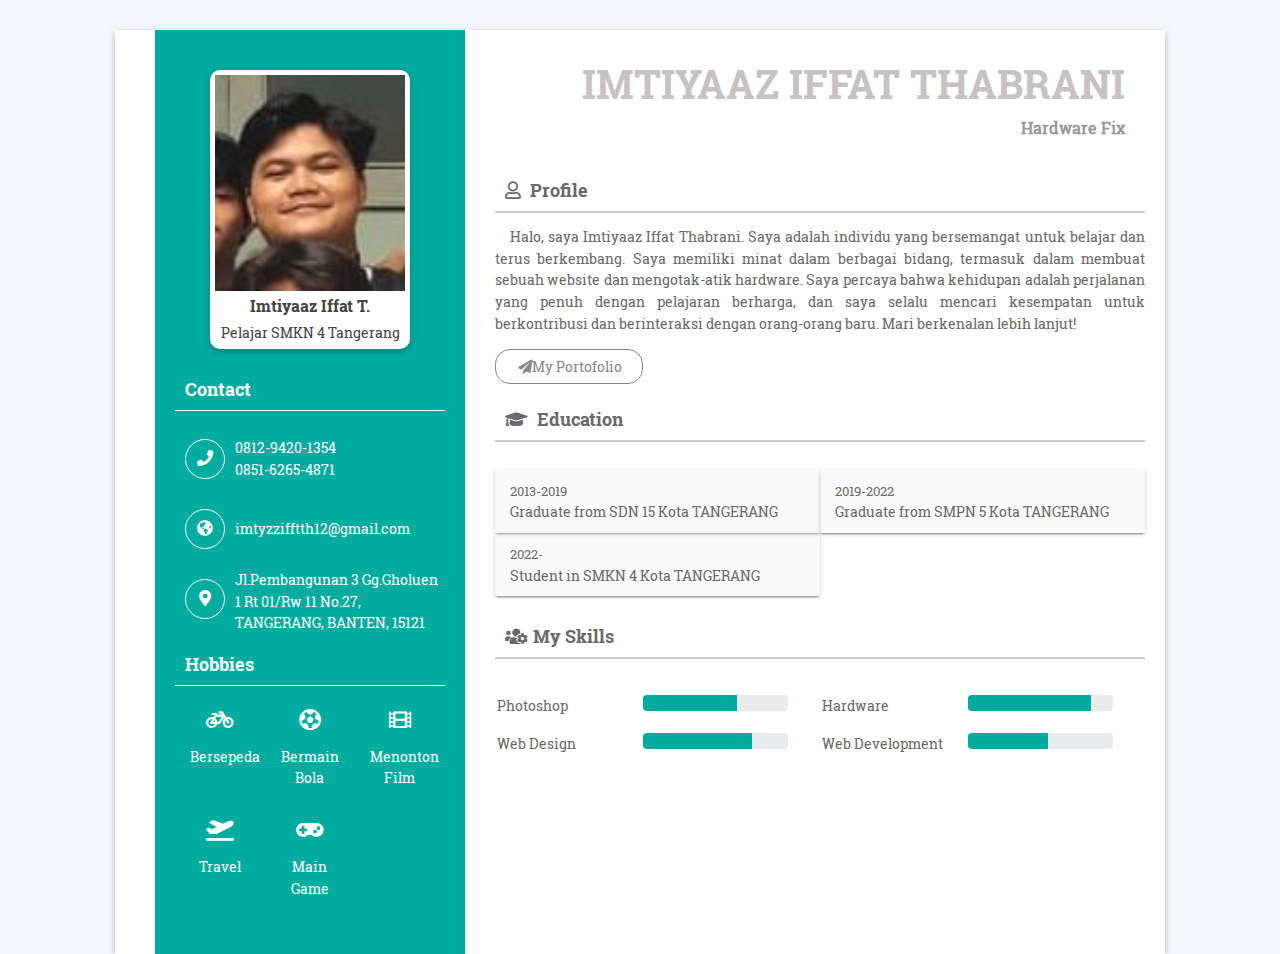
<file: cv/index.html>
<!DOCTYPE html>
<html lang="en">
  <head>
    <meta charset="utf-8" />
    <meta
      name="viewport"
      content="width=device-width, initial-scale=1, shrink-to-fit=no"
    />
    <title>My CV</title>

    <link rel="shortcut icon" href="assets/images/fav.jpg" />
    <link rel="stylesheet" href="assets/css/bootstrap.min.css" />
    <link rel="stylesheet" href="assets/css/fontawsom-all.min.css" />
    <link rel="stylesheet" type="text/css" href="assets/css/style.css" />
  </head>

  <body>
    <div class="container-fluid overcover">
      <div class="container profile-box">
        <div class="row">
          <div class="col-md-4 left-co">
            <div class="left-side">
              <div class="profile-info">
                <img src="assets/images/profile.jpg" alt="" />
                <h3>Imtiyaaz Iffat T.</h3>
                <span>Pelajar SMKN 4 Tangerang</span>
              </div>
              <h4 class="ltitle">Contact</h4>
              <div class="contact-box pb0">
                <div class="icon">
                  <i class="fas fa-phone"></i>
                </div>
                <div class="detail">0812-9420-1354<br />0851-6265-4871</div>
              </div>
              <div class="contact-box pb0">
                <div class="icon">
                  <i class="fas fa-globe-americas"></i>
                </div>
                <div class="detail">imtyzzifftth12@gmail.com <br /></div>
              </div>
              <div class="contact-box">
                <div class="icon">
                  <i class="fas fa-map-marker-alt"></i>
                </div>
                <div class="detail">
                  Jl.Pembangunan 3 Gg.Gholuen 1 Rt 01/Rw 11 No.27, TANGERANG,
                  BANTEN, 15121
                </div>
              </div>
              <h4 class="ltitle">Hobbies</h4>
              <ul class="hoby row no-margin">
                <li>
                  <i class="fas fa-bicycle"></i> <br />
                  Bersepeda
                </li>
                <li>
                  <i class="fas fa-futbol"></i> <br />
                  Bermain Bola
                </li>
                <li>
                  <i class="fas fa-film"></i><br />
                  Menonton Film
                </li>
                <li><i class="fas fa-plane-departure"></i> <br />Travel</li>
                <li>
                  <i class="fas fa-gamepad"></i> <br />
                  Main Game
                </li>
              </ul>
            </div>
          </div>
          <div class="col-md-8 rt-div">
            <div class="rit-cover">
              <div class="hotkey">
                <h1 class="">IMTIYAAZ IFFAT THABRANI</h1>
                <small>Hardware Fix</small>
              </div>
              <h2 class="rit-titl"><i class="far fa-user"></i> Profile</h2>
              <div class="about">
                <p>
                  Halo, saya Imtiyaaz Iffat Thabrani. Saya adalah individu yang
                  bersemangat untuk belajar dan terus berkembang. Saya memiliki
                  minat dalam berbagai bidang, termasuk dalam membuat sebuah
                  website dan mengotak-atik hardware. Saya percaya bahwa
                  kehidupan adalah perjalanan yang penuh dengan pelajaran
                  berharga, dan saya selalu mencari kesempatan untuk
                  berkontribusi dan berinteraksi dengan orang-orang baru. Mari
                  berkenalan lebih lanjut!
                </p>
                <div class="btn-ro row no-margin">
                  <ul class="btn-link">
                    <li>
                      <a href="PORTOFOLIO/index.html"
                        ><i class="fas fa-paper-plane"></i>My Portofolio</a
                      >
                    </li>
                  </ul>
                </div>
              </div>
              <h2 class="rit-titl">
                <i class="fas fa-graduation-cap"></i> Education
              </h2>
              <div class="education">
                <ul class="row no-margin">
                  <li class="col-md-6">
                    <span>2013-2019</span> <br />
                    Graduate from SDN 15 Kota TANGERANG
                  </li>
                  <li class="col-md-6">
                    <span>2019-2022</span> <br />
                    Graduate from SMPN 5 Kota TANGERANG
                  </li>
                  <li class="col-md-6">
                    <span>2022-</span> <br />
                    Student in SMKN 4 Kota TANGERANG
                  </li>
                </ul>
              </div>

              <h2 class="rit-titl">
                <i class="fas fa-users-cog"></i>My Skills
              </h2>
              <div class="profess-cover row no-margin">
                <div class="col-md-6">
                  <div class="prog-row row">
                    <div class="col-sm-6">Photoshop</div>
                    <div class="col-sm-6">
                      <div class="progress">
                        <div
                          class="progress-bar"
                          role="progressbar"
                          style="width: 65%"
                          aria-valuenow="25"
                          aria-valuemin="0"
                          aria-valuemax="100"
                        ></div>
                      </div>
                    </div>
                  </div>
                </div>
                <div class="col-md-6">
                  <div class="row prog-row">
                    <div class="col-sm-6">Hardware</div>
                    <div class="col-sm-6">
                      <div class="progress">
                        <div
                          class="progress-bar"
                          role="progressbar"
                          style="width: 85%"
                          aria-valuenow="25"
                          aria-valuemin="0"
                          aria-valuemax="100"
                        ></div>
                      </div>
                    </div>
                  </div>
                </div>

                <div class="col-md-6">
                  <div class="row prog-row">
                    <div class="col-sm-6">Web Design</div>
                    <div class="col-sm-6">
                      <div class="progress">
                        <div
                          class="progress-bar"
                          role="progressbar"
                          style="width: 75%"
                          aria-valuenow="25"
                          aria-valuemin="0"
                          aria-valuemax="100"
                        ></div>
                      </div>
                    </div>
                  </div>
                </div>
                <div class="col-md-6">
                  <div class="row prog-row">
                    <div class="col-sm-6">Web Development</div>
                    <div class="col-sm-6">
                      <div class="progress">
                        <div
                          class="progress-bar"
                          role="progressbar"
                          style="width: 55%"
                          aria-valuenow="25"
                          aria-valuemin="0"
                          aria-valuemax="100"
                        ></div>
                      </div>
                    </div>
                  </div>
                </div>
              </div>
            </div>
          </div>
        </div>
      </div>
    </div>
  </body>

  <script src="assets/js/jquery-3.2.1.min.js"></script>
  <script src="assets/js/popper.min.js"></script>
  <script src="assets/js/bootstrap.min.js"></script>
  <script src="assets/js/script.js"></script>
</html>
</file>
<file: cv/assets/css/style.css>
/* =======================================================================
Template Name: Dil Hospital
Author:  SmartEye Adminpanel
Author URI: www.smarteyeapps.com
Version: 1.0
coder name:Prabin Raja
Description: This Template is created for web template
======================================================================= */
/* ===================================== Import Less ================================== */
@font-face {
  font-family: 'mouse-300';
  src: url("../fonts/RobotoSlab-Regular.ttf") format("truetype"); }
@font-face {
  font-family: 'mouse-500';
  src: url("../fonts/RobotoSlab-Bold.ttf") format("truetype"); }
/* ===================================== Basic CSS ================================== */
* {
  margin: 0px;
  padding: 0px;
  list-style: none; }

img {
  max-width: 100%; }

a {
  text-decoration: none;
  outline: none;
  color: #444; }

a:hover {
  color: #444; }

ul {
  margin-bottom: 0;
  padding-left: 0; }

a:hover,
a:focus,
input,
textarea {
  text-decoration: none;
  outline: none; }

.center {
  text-align: center; }

.left {
  text-align: left; }

.right {
  text-align: right; }

.cp {
  cursor: pointer; }

html, body {
  height: 100%; }

p {
  margin-bottom: 0px;
  width: 100%; }

.no-padding {
  padding: 0px; }

.no-margin {
  margin: 0px; }

.hid {
  display: none; }

.top-mar {
  margin-top: 15px; }

.h-100 {
  height: 100%; }

::placeholder {
  color: #747f8a !important;
  font-size: 13px;
  opacity: .5 !important; }

.container-fluid {
  padding: 0px; }

h1, h2, h3, h4, h5, h6 {
  font-family: "mouse-500", Arial, Helvetica, sans-serif; }

strong {
  font-family: "mouse-500", Arial, Helvetica, sans-serif; }

body {
  background-color: #f7f7ff !important;
  font-family: "mouse-300", Arial, Helvetica, sans-serif;
  color: #6A6A6A; }

.session-title {
  padding: 30px;
  margin: 0px; }
  .session-title h2 {
    width: 100%;
    text-align: center; }
  .session-title p {
    max-width: 850px;
    text-align: center;
    float: none;
    margin: auto; }
  .session-title span {
    float: right;
    font-style: italic; }

.inner-title {
  padding: 20px;
  padding-left: 0px;
  margin-bottom: 30px; }
  .inner-title h2 {
    width: 100%;
    text-align: center;
    font-size: 2rem;
    font-family: "slab", Arial, Helvetica, sans-serif; }
  .inner-title p {
    width: 100%;
    text-align: center; }

.page-nav {
  padding: 40px;
  text-align: center;
  padding-top: 160px; }
  .page-nav ul {
    float: none;
    margin: auto; }
  .page-nav h2 {
    font-size: 36px;
    width: 100%;
    color: #444; }
    @media screen and (max-width: 600px) {
      .page-nav h2 {
        font-size: 26px; } }
  .page-nav ul li {
    float: left;
    margin-right: 10px;
    margin-top: 10px;
    font-size: 16px; }
    .page-nav ul li i {
      width: 30px;
      text-align: center;
      color: #444; }
    .page-nav ul li a {
      color: #444; }

.btn-success {
  background-color: #00ab9f;
  border-color: #00ab9f; }
  .btn-success:hover {
    background-color: #00ab9f !important;
    border-color: #00ab9f !important; }
  .btn-success:active {
    background-color: #00ab9f !important;
    border-color: #00ab9f !important; }
  .btn-success:focus {
    background-color: #00ab9f !important;
    border-color: #00ab9f !important;
    box-shadow: none !important; }

.btn-info {
  background-color: #4f6dcd;
  border-color: #4f6dcd; }
  .btn-info:hover {
    background-color: #4f6dcd !important;
    border-color: #4f6dcd !important; }
  .btn-info:active {
    background-color: #4f6dcd !important;
    border-color: #4f6dcd !important; }
  .btn-info:focus {
    background-color: #4f6dcd !important;
    border-color: #4f6dcd !important;
    box-shadow: none !important; }

.btn {
  box-shadow: 0 3px 1px -2px rgba(0, 0, 0, 0.2), 0 2px 2px 0 rgba(0, 0, 0, 0.14), 0 1px 5px 0 rgba(0, 0, 0, 0.12);
  border-radius: 2px; }

.form-control:focus {
  box-shadow: none !important;
  border: 2px solid  #00a8df; }

.btn-light {
  background-color: #FFF;
  color: #3F3F3F; }

.collapse.show {
  display: block !important; }

.form-control:focus {
  box-shadow: none;
  border: 2px solid #0d7a40 !important; }

.form-control {
  background-color: #F8F8F8;
  margin-bottom: 20px; }
  .form-control:focus {
    background-color: #FFF;
    border-color: #CCC; }

.container {
  max-width: 1100px; }
  @media screen and (max-width: 1060px) {
    .container {
      max-width: 100%;
      overflow: hidden; } }

/* ===================================== Header CSS ================================== */
.profile-box {
  width: 1050px;
  margin: 30px auto;
  box-shadow: 0 2px 5px 0 rgba(0, 0, 0, 0.16), 0 2px 10px 0 rgba(0, 0, 0, 0.12);
  background-color: #FFF;
  padding-left: 40px;
  padding-right: 20px; }
  @media screen and (max-width: 1060px) {
    .profile-box {
      margin: 0px; } }
  @media screen and (max-width: 924px) {
    .profile-box {
      padding: 0px;
      padding-right: 10px; } }
  .profile-box .left-side {
    background-color: #00ab9f;
    color: #FFF;
    padding: 40px 20px; }
    .profile-box .left-side .profile-info {
      padding: 5px;
      box-shadow: 0 2px 5px 0 rgba(0, 0, 0, 0.16), 0 2px 10px 0 rgba(0, 0, 0, 0.12);
      background-color: #FFF;
      width: auto;
      max-width: 200px;
      margin: auto;
      margin-bottom: 20px;
      border-radius: 10px;
      color: #444;
      text-align: center; }
      .profile-box .left-side .profile-info img {
        width: 100%; }
      .profile-box .left-side .profile-info h3 {
        font-size: 1rem;
        margin-bottom: 0px;
        padding: 5px; }
      .profile-box .left-side .profile-info span {
        font-size: .9rem; }
    .profile-box .left-side .ltitle {
      padding: 10px;
      font-size: 1.1rem;
      border-bottom: 1px solid #fff; }
    .profile-box .left-side .contact-box {
      display: flex;
      padding: 10px 0px; }
      .profile-box .left-side .contact-box .icon {
        padding: 10px; }
        .profile-box .left-side .contact-box .icon i {
          padding: 10px;
          border: 1px solid #FFF;
          border-radius: 50px;
          width: 40px;
          height: 40px;
          text-align: center; }
      .profile-box .left-side .contact-box .detail {
        font-size: .9rem;
        margin: auto 0; }
    .profile-box .left-side .pb0 {
      padding-bottom: 0px; }
    .profile-box .left-side .social-link li {
      padding: 10px 15px; }
    .profile-box .left-side .refer-cov {
      padding: 8px; }
      .profile-box .left-side .refer-cov b {
        font-size: .9rem; }
      .profile-box .left-side .refer-cov p {
        font-size: .8rem; }
      .profile-box .left-side .refer-cov span {
        font-size: .9rem; }
    .profile-box .left-side .hoby li {
      float: left;
      font-size: .9rem;
      padding: 15px;
      text-align: center;
      width: 33.33%; }
      .profile-box .left-side .hoby li i {
        font-size: 22px;
        margin-bottom: 15px; }

@media screen and (max-width: 924px) {
  .overcover {
    padding: 8px; }

  .rt-div {
    padding-left: 0px; } }
@media screen and (max-width: 767px) {
  .left-co {
    padding-right: 0px; }

  .rt-div {
    padding-left: 30px; } }
.rit-cover .hotkey {
  text-align: right;
  padding: 30px 20px; }
  .rit-cover .hotkey h1 {
    width: 100%;
    text-align: right;
    color: #c7c2c2; }
  .rit-cover .hotkey small {
    font-size: 1rem;
    color: #9c9898;
    margin-top: -30px;
    font-weight: 600; }
.rit-cover .rit-titl {
  padding: 10px;
  border-bottom: 2px solid #CCC;
  font-size: 1.1rem; }
  .rit-cover .rit-titl i {
    font-size: 18px;
    margin-right: 5px; }
.rit-cover .about {
  font-size: .9rem;
  text-align: justify;
  text-indent: 15px;
  padding: 5px 0px; }
  .rit-cover .about .btn-link li {
    float: left;
    margin-top: 15px;
    padding: 5px 20px;
    border-radius: 15px;
    border: 1px solid #888;
    margin-right: 10px;
    margin-bottom: 10px;
    color: #888; }
    @media screen and (max-width: 483px) {
      .rit-cover .about .btn-link li {
        margin-right: 5px !important;
        width: 100%;
        margin-bottom: 10px; } }
    .rit-cover .about .btn-link li i {
      margin-top: 5px;
      margin-left: -28px; }
    .rit-cover .about .btn-link li a {
      color: #888; }
.rit-cover .work-exp {
  padding: 5px 0px; }
  .rit-cover .work-exp h6 {
    font-size: .9rem;
    margin-bottom: 0px; }
    .rit-cover .work-exp h6 span {
      float: right;
      font-size: .8rem; }
  .rit-cover .work-exp i {
    font-size: .9rem; }
  .rit-cover .work-exp ul {
    padding: 5px 0px; }
    .rit-cover .work-exp ul li {
      font-size: .9rem;
      padding-left: 5px; }
      .rit-cover .work-exp ul li i {
        margin-right: 5px; }
.rit-cover .education {
  padding: 20px 0px; }
  .rit-cover .education ul li {
    box-shadow: 0 3px 1px -2px rgba(0, 0, 0, 0.2), 0 2px 2px 0 rgba(0, 0, 0, 0.14), 0 1px 5px 0 rgba(0, 0, 0, 0.12);
    border-radius: 2px;
    background-color: #ecebeb3d;
    padding: 10px 15px;
    font-size: .9rem; }
    .rit-cover .education ul li span {
      font-size: .8rem; }
.rit-cover .profess-cover {
  padding: 20px 0px; }
  .rit-cover .profess-cover .prog-row {
    width: 100%;
    text-align: left;
    padding: 8px 2px;
    font-size: .9rem; }
    .rit-cover .profess-cover .prog-row div {
      padding: 0px; }
  .rit-cover .profess-cover .progress-bar {
    background-color: #00ab9f; }

/*# sourceMappingURL=style.css.map */
</file>
<file: cv/assets/css/fontawsom-all.min.css>
/*!
 * Font Awesome Free 5.3.1 by @fontawesome - https://fontawesome.com
 * License - https://fontawesome.com/license/free (Icons: CC BY 4.0, Fonts: SIL OFL 1.1, Code: MIT License)
 */
.fa,.fab,.fal,.far,.fas{-moz-osx-font-smoothing:grayscale;-webkit-font-smoothing:antialiased;display:inline-block;font-style:normal;font-variant:normal;text-rendering:auto;line-height:1}.fa-lg{font-size:1.33333em;line-height:.75em;vertical-align:-.0667em}.fa-xs{font-size:.75em}.fa-sm{font-size:.875em}.fa-1x{font-size:1em}.fa-2x{font-size:2em}.fa-3x{font-size:3em}.fa-4x{font-size:4em}.fa-5x{font-size:5em}.fa-6x{font-size:6em}.fa-7x{font-size:7em}.fa-8x{font-size:8em}.fa-9x{font-size:9em}.fa-10x{font-size:10em}.fa-fw{text-align:center;width:1.25em}.fa-ul{list-style-type:none;margin-left:2.5em;padding-left:0}.fa-ul>li{position:relative}.fa-li{left:-2em;position:absolute;text-align:center;width:2em;line-height:inherit}.fa-border{border:.08em solid #eee;border-radius:.1em;padding:.2em .25em .15em}.fa-pull-left{float:left}.fa-pull-right{float:right}.fa.fa-pull-left,.fab.fa-pull-left,.fal.fa-pull-left,.far.fa-pull-left,.fas.fa-pull-left{margin-right:.3em}.fa.fa-pull-right,.fab.fa-pull-right,.fal.fa-pull-right,.far.fa-pull-right,.fas.fa-pull-right{margin-left:.3em}.fa-spin{animation:fa-spin 2s infinite linear}.fa-pulse{animation:fa-spin 1s infinite steps(8)}@keyframes fa-spin{0%{transform:rotate(0deg)}to{transform:rotate(1turn)}}.fa-rotate-90{-ms-filter:"progid:DXImageTransform.Microsoft.BasicImage(rotation=1)";transform:rotate(90deg)}.fa-rotate-180{-ms-filter:"progid:DXImageTransform.Microsoft.BasicImage(rotation=2)";transform:rotate(180deg)}.fa-rotate-270{-ms-filter:"progid:DXImageTransform.Microsoft.BasicImage(rotation=3)";transform:rotate(270deg)}.fa-flip-horizontal{-ms-filter:"progid:DXImageTransform.Microsoft.BasicImage(rotation=0, mirror=1)";transform:scaleX(-1)}.fa-flip-vertical{transform:scaleY(-1)}.fa-flip-horizontal.fa-flip-vertical,.fa-flip-vertical{-ms-filter:"progid:DXImageTransform.Microsoft.BasicImage(rotation=2, mirror=1)"}.fa-flip-horizontal.fa-flip-vertical{transform:scale(-1)}:root .fa-flip-horizontal,:root .fa-flip-vertical,:root .fa-rotate-90,:root .fa-rotate-180,:root .fa-rotate-270{-webkit-filter:none;filter:none}.fa-stack{display:inline-block;height:2em;line-height:2em;position:relative;vertical-align:middle;width:2em}.fa-stack-1x,.fa-stack-2x{left:0;position:absolute;text-align:center;width:100%}.fa-stack-1x{line-height:inherit}.fa-stack-2x{font-size:2em}.fa-inverse{color:#fff}.fa-500px:before{content:"\f26e"}.fa-accessible-icon:before{content:"\f368"}.fa-accusoft:before{content:"\f369"}.fa-ad:before{content:"\f641"}.fa-address-book:before{content:"\f2b9"}.fa-address-card:before{content:"\f2bb"}.fa-adjust:before{content:"\f042"}.fa-adn:before{content:"\f170"}.fa-adversal:before{content:"\f36a"}.fa-affiliatetheme:before{content:"\f36b"}.fa-air-freshener:before{content:"\f5d0"}.fa-algolia:before{content:"\f36c"}.fa-align-center:before{content:"\f037"}.fa-align-justify:before{content:"\f039"}.fa-align-left:before{content:"\f036"}.fa-align-right:before{content:"\f038"}.fa-alipay:before{content:"\f642"}.fa-allergies:before{content:"\f461"}.fa-amazon:before{content:"\f270"}.fa-amazon-pay:before{content:"\f42c"}.fa-ambulance:before{content:"\f0f9"}.fa-american-sign-language-interpreting:before{content:"\f2a3"}.fa-amilia:before{content:"\f36d"}.fa-anchor:before{content:"\f13d"}.fa-android:before{content:"\f17b"}.fa-angellist:before{content:"\f209"}.fa-angle-double-down:before{content:"\f103"}.fa-angle-double-left:before{content:"\f100"}.fa-angle-double-right:before{content:"\f101"}.fa-angle-double-up:before{content:"\f102"}.fa-angle-down:before{content:"\f107"}.fa-angle-left:before{content:"\f104"}.fa-angle-right:before{content:"\f105"}.fa-angle-up:before{content:"\f106"}.fa-angry:before{content:"\f556"}.fa-angrycreative:before{content:"\f36e"}.fa-angular:before{content:"\f420"}.fa-ankh:before{content:"\f644"}.fa-app-store:before{content:"\f36f"}.fa-app-store-ios:before{content:"\f370"}.fa-apper:before{content:"\f371"}.fa-apple:before{content:"\f179"}.fa-apple-alt:before{content:"\f5d1"}.fa-apple-pay:before{content:"\f415"}.fa-archive:before{content:"\f187"}.fa-archway:before{content:"\f557"}.fa-arrow-alt-circle-down:before{content:"\f358"}.fa-arrow-alt-circle-left:before{content:"\f359"}.fa-arrow-alt-circle-right:before{content:"\f35a"}.fa-arrow-alt-circle-up:before{content:"\f35b"}.fa-arrow-circle-down:before{content:"\f0ab"}.fa-arrow-circle-left:before{content:"\f0a8"}.fa-arrow-circle-right:before{content:"\f0a9"}.fa-arrow-circle-up:before{content:"\f0aa"}.fa-arrow-down:before{content:"\f063"}.fa-arrow-left:before{content:"\f060"}.fa-arrow-right:before{content:"\f061"}.fa-arrow-up:before{content:"\f062"}.fa-arrows-alt:before{content:"\f0b2"}.fa-arrows-alt-h:before{content:"\f337"}.fa-arrows-alt-v:before{content:"\f338"}.fa-assistive-listening-systems:before{content:"\f2a2"}.fa-asterisk:before{content:"\f069"}.fa-asymmetrik:before{content:"\f372"}.fa-at:before{content:"\f1fa"}.fa-atlas:before{content:"\f558"}.fa-atom:before{content:"\f5d2"}.fa-audible:before{content:"\f373"}.fa-audio-description:before{content:"\f29e"}.fa-autoprefixer:before{content:"\f41c"}.fa-avianex:before{content:"\f374"}.fa-aviato:before{content:"\f421"}.fa-award:before{content:"\f559"}.fa-aws:before{content:"\f375"}.fa-backspace:before{content:"\f55a"}.fa-backward:before{content:"\f04a"}.fa-balance-scale:before{content:"\f24e"}.fa-ban:before{content:"\f05e"}.fa-band-aid:before{content:"\f462"}.fa-bandcamp:before{content:"\f2d5"}.fa-barcode:before{content:"\f02a"}.fa-bars:before{content:"\f0c9"}.fa-baseball-ball:before{content:"\f433"}.fa-basketball-ball:before{content:"\f434"}.fa-bath:before{content:"\f2cd"}.fa-battery-empty:before{content:"\f244"}.fa-battery-full:before{content:"\f240"}.fa-battery-half:before{content:"\f242"}.fa-battery-quarter:before{content:"\f243"}.fa-battery-three-quarters:before{content:"\f241"}.fa-bed:before{content:"\f236"}.fa-beer:before{content:"\f0fc"}.fa-behance:before{content:"\f1b4"}.fa-behance-square:before{content:"\f1b5"}.fa-bell:before{content:"\f0f3"}.fa-bell-slash:before{content:"\f1f6"}.fa-bezier-curve:before{content:"\f55b"}.fa-bible:before{content:"\f647"}.fa-bicycle:before{content:"\f206"}.fa-bimobject:before{content:"\f378"}.fa-binoculars:before{content:"\f1e5"}.fa-birthday-cake:before{content:"\f1fd"}.fa-bitbucket:before{content:"\f171"}.fa-bitcoin:before{content:"\f379"}.fa-bity:before{content:"\f37a"}.fa-black-tie:before{content:"\f27e"}.fa-blackberry:before{content:"\f37b"}.fa-blender:before{content:"\f517"}.fa-blind:before{content:"\f29d"}.fa-blogger:before{content:"\f37c"}.fa-blogger-b:before{content:"\f37d"}.fa-bluetooth:before{content:"\f293"}.fa-bluetooth-b:before{content:"\f294"}.fa-bold:before{content:"\f032"}.fa-bolt:before{content:"\f0e7"}.fa-bomb:before{content:"\f1e2"}.fa-bone:before{content:"\f5d7"}.fa-bong:before{content:"\f55c"}.fa-book:before{content:"\f02d"}.fa-book-open:before{content:"\f518"}.fa-book-reader:before{content:"\f5da"}.fa-bookmark:before{content:"\f02e"}.fa-bowling-ball:before{content:"\f436"}.fa-box:before{content:"\f466"}.fa-box-open:before{content:"\f49e"}.fa-boxes:before{content:"\f468"}.fa-braille:before{content:"\f2a1"}.fa-brain:before{content:"\f5dc"}.fa-briefcase:before{content:"\f0b1"}.fa-briefcase-medical:before{content:"\f469"}.fa-broadcast-tower:before{content:"\f519"}.fa-broom:before{content:"\f51a"}.fa-brush:before{content:"\f55d"}.fa-btc:before{content:"\f15a"}.fa-bug:before{content:"\f188"}.fa-building:before{content:"\f1ad"}.fa-bullhorn:before{content:"\f0a1"}.fa-bullseye:before{content:"\f140"}.fa-burn:before{content:"\f46a"}.fa-buromobelexperte:before{content:"\f37f"}.fa-bus:before{content:"\f207"}.fa-bus-alt:before{content:"\f55e"}.fa-business-time:before{content:"\f64a"}.fa-buysellads:before{content:"\f20d"}.fa-calculator:before{content:"\f1ec"}.fa-calendar:before{content:"\f133"}.fa-calendar-alt:before{content:"\f073"}.fa-calendar-check:before{content:"\f274"}.fa-calendar-minus:before{content:"\f272"}.fa-calendar-plus:before{content:"\f271"}.fa-calendar-times:before{content:"\f273"}.fa-camera:before{content:"\f030"}.fa-camera-retro:before{content:"\f083"}.fa-cannabis:before{content:"\f55f"}.fa-capsules:before{content:"\f46b"}.fa-car:before{content:"\f1b9"}.fa-car-alt:before{content:"\f5de"}.fa-car-battery:before{content:"\f5df"}.fa-car-crash:before{content:"\f5e1"}.fa-car-side:before{content:"\f5e4"}.fa-caret-down:before{content:"\f0d7"}.fa-caret-left:before{content:"\f0d9"}.fa-caret-right:before{content:"\f0da"}.fa-caret-square-down:before{content:"\f150"}.fa-caret-square-left:before{content:"\f191"}.fa-caret-square-right:before{content:"\f152"}.fa-caret-square-up:before{content:"\f151"}.fa-caret-up:before{content:"\f0d8"}.fa-cart-arrow-down:before{content:"\f218"}.fa-cart-plus:before{content:"\f217"}.fa-cc-amazon-pay:before{content:"\f42d"}.fa-cc-amex:before{content:"\f1f3"}.fa-cc-apple-pay:before{content:"\f416"}.fa-cc-diners-club:before{content:"\f24c"}.fa-cc-discover:before{content:"\f1f2"}.fa-cc-jcb:before{content:"\f24b"}.fa-cc-mastercard:before{content:"\f1f1"}.fa-cc-paypal:before{content:"\f1f4"}.fa-cc-stripe:before{content:"\f1f5"}.fa-cc-visa:before{content:"\f1f0"}.fa-centercode:before{content:"\f380"}.fa-certificate:before{content:"\f0a3"}.fa-chalkboard:before{content:"\f51b"}.fa-chalkboard-teacher:before{content:"\f51c"}.fa-charging-station:before{content:"\f5e7"}.fa-chart-area:before{content:"\f1fe"}.fa-chart-bar:before{content:"\f080"}.fa-chart-line:before{content:"\f201"}.fa-chart-pie:before{content:"\f200"}.fa-check:before{content:"\f00c"}.fa-check-circle:before{content:"\f058"}.fa-check-double:before{content:"\f560"}.fa-check-square:before{content:"\f14a"}.fa-chess:before{content:"\f439"}.fa-chess-bishop:before{content:"\f43a"}.fa-chess-board:before{content:"\f43c"}.fa-chess-king:before{content:"\f43f"}.fa-chess-knight:before{content:"\f441"}.fa-chess-pawn:before{content:"\f443"}.fa-chess-queen:before{content:"\f445"}.fa-chess-rook:before{content:"\f447"}.fa-chevron-circle-down:before{content:"\f13a"}.fa-chevron-circle-left:before{content:"\f137"}.fa-chevron-circle-right:before{content:"\f138"}.fa-chevron-circle-up:before{content:"\f139"}.fa-chevron-down:before{content:"\f078"}.fa-chevron-left:before{content:"\f053"}.fa-chevron-right:before{content:"\f054"}.fa-chevron-up:before{content:"\f077"}.fa-child:before{content:"\f1ae"}.fa-chrome:before{content:"\f268"}.fa-church:before{content:"\f51d"}.fa-circle:before{content:"\f111"}.fa-circle-notch:before{content:"\f1ce"}.fa-city:before{content:"\f64f"}.fa-clipboard:before{content:"\f328"}.fa-clipboard-check:before{content:"\f46c"}.fa-clipboard-list:before{content:"\f46d"}.fa-clock:before{content:"\f017"}.fa-clone:before{content:"\f24d"}.fa-closed-captioning:before{content:"\f20a"}.fa-cloud:before{content:"\f0c2"}.fa-cloud-download-alt:before{content:"\f381"}.fa-cloud-upload-alt:before{content:"\f382"}.fa-cloudscale:before{content:"\f383"}.fa-cloudsmith:before{content:"\f384"}.fa-cloudversify:before{content:"\f385"}.fa-cocktail:before{content:"\f561"}.fa-code:before{content:"\f121"}.fa-code-branch:before{content:"\f126"}.fa-codepen:before{content:"\f1cb"}.fa-codiepie:before{content:"\f284"}.fa-coffee:before{content:"\f0f4"}.fa-cog:before{content:"\f013"}.fa-cogs:before{content:"\f085"}.fa-coins:before{content:"\f51e"}.fa-columns:before{content:"\f0db"}.fa-comment:before{content:"\f075"}.fa-comment-alt:before{content:"\f27a"}.fa-comment-dollar:before{content:"\f651"}.fa-comment-dots:before{content:"\f4ad"}.fa-comment-slash:before{content:"\f4b3"}.fa-comments:before{content:"\f086"}.fa-comments-dollar:before{content:"\f653"}.fa-compact-disc:before{content:"\f51f"}.fa-compass:before{content:"\f14e"}.fa-compress:before{content:"\f066"}.fa-concierge-bell:before{content:"\f562"}.fa-connectdevelop:before{content:"\f20e"}.fa-contao:before{content:"\f26d"}.fa-cookie:before{content:"\f563"}.fa-cookie-bite:before{content:"\f564"}.fa-copy:before{content:"\f0c5"}.fa-copyright:before{content:"\f1f9"}.fa-couch:before{content:"\f4b8"}.fa-cpanel:before{content:"\f388"}.fa-creative-commons:before{content:"\f25e"}.fa-creative-commons-by:before{content:"\f4e7"}.fa-creative-commons-nc:before{content:"\f4e8"}.fa-creative-commons-nc-eu:before{content:"\f4e9"}.fa-creative-commons-nc-jp:before{content:"\f4ea"}.fa-creative-commons-nd:before{content:"\f4eb"}.fa-creative-commons-pd:before{content:"\f4ec"}.fa-creative-commons-pd-alt:before{content:"\f4ed"}.fa-creative-commons-remix:before{content:"\f4ee"}.fa-creative-commons-sa:before{content:"\f4ef"}.fa-creative-commons-sampling:before{content:"\f4f0"}.fa-creative-commons-sampling-plus:before{content:"\f4f1"}.fa-creative-commons-share:before{content:"\f4f2"}.fa-credit-card:before{content:"\f09d"}.fa-crop:before{content:"\f125"}.fa-crop-alt:before{content:"\f565"}.fa-cross:before{content:"\f654"}.fa-crosshairs:before{content:"\f05b"}.fa-crow:before{content:"\f520"}.fa-crown:before{content:"\f521"}.fa-css3:before{content:"\f13c"}.fa-css3-alt:before{content:"\f38b"}.fa-cube:before{content:"\f1b2"}.fa-cubes:before{content:"\f1b3"}.fa-cut:before{content:"\f0c4"}.fa-cuttlefish:before{content:"\f38c"}.fa-d-and-d:before{content:"\f38d"}.fa-dashcube:before{content:"\f210"}.fa-database:before{content:"\f1c0"}.fa-deaf:before{content:"\f2a4"}.fa-delicious:before{content:"\f1a5"}.fa-deploydog:before{content:"\f38e"}.fa-deskpro:before{content:"\f38f"}.fa-desktop:before{content:"\f108"}.fa-deviantart:before{content:"\f1bd"}.fa-dharmachakra:before{content:"\f655"}.fa-diagnoses:before{content:"\f470"}.fa-dice:before{content:"\f522"}.fa-dice-five:before{content:"\f523"}.fa-dice-four:before{content:"\f524"}.fa-dice-one:before{content:"\f525"}.fa-dice-six:before{content:"\f526"}.fa-dice-three:before{content:"\f527"}.fa-dice-two:before{content:"\f528"}.fa-digg:before{content:"\f1a6"}.fa-digital-ocean:before{content:"\f391"}.fa-digital-tachograph:before{content:"\f566"}.fa-directions:before{content:"\f5eb"}.fa-discord:before{content:"\f392"}.fa-discourse:before{content:"\f393"}.fa-divide:before{content:"\f529"}.fa-dizzy:before{content:"\f567"}.fa-dna:before{content:"\f471"}.fa-dochub:before{content:"\f394"}.fa-docker:before{content:"\f395"}.fa-dollar-sign:before{content:"\f155"}.fa-dolly:before{content:"\f472"}.fa-dolly-flatbed:before{content:"\f474"}.fa-donate:before{content:"\f4b9"}.fa-door-closed:before{content:"\f52a"}.fa-door-open:before{content:"\f52b"}.fa-dot-circle:before{content:"\f192"}.fa-dove:before{content:"\f4ba"}.fa-download:before{content:"\f019"}.fa-draft2digital:before{content:"\f396"}.fa-drafting-compass:before{content:"\f568"}.fa-draw-polygon:before{content:"\f5ee"}.fa-dribbble:before{content:"\f17d"}.fa-dribbble-square:before{content:"\f397"}.fa-dropbox:before{content:"\f16b"}.fa-drum:before{content:"\f569"}.fa-drum-steelpan:before{content:"\f56a"}.fa-drupal:before{content:"\f1a9"}.fa-dumbbell:before{content:"\f44b"}.fa-dyalog:before{content:"\f399"}.fa-earlybirds:before{content:"\f39a"}.fa-ebay:before{content:"\f4f4"}.fa-edge:before{content:"\f282"}.fa-edit:before{content:"\f044"}.fa-eject:before{content:"\f052"}.fa-elementor:before{content:"\f430"}.fa-ellipsis-h:before{content:"\f141"}.fa-ellipsis-v:before{content:"\f142"}.fa-ello:before{content:"\f5f1"}.fa-ember:before{content:"\f423"}.fa-empire:before{content:"\f1d1"}.fa-envelope:before{content:"\f0e0"}.fa-envelope-open:before{content:"\f2b6"}.fa-envelope-open-text:before{content:"\f658"}.fa-envelope-square:before{content:"\f199"}.fa-envira:before{content:"\f299"}.fa-equals:before{content:"\f52c"}.fa-eraser:before{content:"\f12d"}.fa-erlang:before{content:"\f39d"}.fa-ethereum:before{content:"\f42e"}.fa-etsy:before{content:"\f2d7"}.fa-euro-sign:before{content:"\f153"}.fa-exchange-alt:before{content:"\f362"}.fa-exclamation:before{content:"\f12a"}.fa-exclamation-circle:before{content:"\f06a"}.fa-exclamation-triangle:before{content:"\f071"}.fa-expand:before{content:"\f065"}.fa-expand-arrows-alt:before{content:"\f31e"}.fa-expeditedssl:before{content:"\f23e"}.fa-external-link-alt:before{content:"\f35d"}.fa-external-link-square-alt:before{content:"\f360"}.fa-eye:before{content:"\f06e"}.fa-eye-dropper:before{content:"\f1fb"}.fa-eye-slash:before{content:"\f070"}.fa-facebook:before{content:"\f09a"}.fa-facebook-f:before{content:"\f39e"}.fa-facebook-messenger:before{content:"\f39f"}.fa-facebook-square:before{content:"\f082"}.fa-fast-backward:before{content:"\f049"}.fa-fast-forward:before{content:"\f050"}.fa-fax:before{content:"\f1ac"}.fa-feather:before{content:"\f52d"}.fa-feather-alt:before{content:"\f56b"}.fa-female:before{content:"\f182"}.fa-fighter-jet:before{content:"\f0fb"}.fa-file:before{content:"\f15b"}.fa-file-alt:before{content:"\f15c"}.fa-file-archive:before{content:"\f1c6"}.fa-file-audio:before{content:"\f1c7"}.fa-file-code:before{content:"\f1c9"}.fa-file-contract:before{content:"\f56c"}.fa-file-download:before{content:"\f56d"}.fa-file-excel:before{content:"\f1c3"}.fa-file-export:before{content:"\f56e"}.fa-file-image:before{content:"\f1c5"}.fa-file-import:before{content:"\f56f"}.fa-file-invoice:before{content:"\f570"}.fa-file-invoice-dollar:before{content:"\f571"}.fa-file-medical:before{content:"\f477"}.fa-file-medical-alt:before{content:"\f478"}.fa-file-pdf:before{content:"\f1c1"}.fa-file-powerpoint:before{content:"\f1c4"}.fa-file-prescription:before{content:"\f572"}.fa-file-signature:before{content:"\f573"}.fa-file-upload:before{content:"\f574"}.fa-file-video:before{content:"\f1c8"}.fa-file-word:before{content:"\f1c2"}.fa-fill:before{content:"\f575"}.fa-fill-drip:before{content:"\f576"}.fa-film:before{content:"\f008"}.fa-filter:before{content:"\f0b0"}.fa-fingerprint:before{content:"\f577"}.fa-fire:before{content:"\f06d"}.fa-fire-extinguisher:before{content:"\f134"}.fa-firefox:before{content:"\f269"}.fa-first-aid:before{content:"\f479"}.fa-first-order:before{content:"\f2b0"}.fa-first-order-alt:before{content:"\f50a"}.fa-firstdraft:before{content:"\f3a1"}.fa-fish:before{content:"\f578"}.fa-flag:before{content:"\f024"}.fa-flag-checkered:before{content:"\f11e"}.fa-flask:before{content:"\f0c3"}.fa-flickr:before{content:"\f16e"}.fa-flipboard:before{content:"\f44d"}.fa-flushed:before{content:"\f579"}.fa-fly:before{content:"\f417"}.fa-folder:before{content:"\f07b"}.fa-folder-minus:before{content:"\f65d"}.fa-folder-open:before{content:"\f07c"}.fa-folder-plus:before{content:"\f65e"}.fa-font:before{content:"\f031"}.fa-font-awesome:before{content:"\f2b4"}.fa-font-awesome-alt:before{content:"\f35c"}.fa-font-awesome-flag:before{content:"\f425"}.fa-font-awesome-logo-full:before{content:"\f4e6"}.fa-fonticons:before{content:"\f280"}.fa-fonticons-fi:before{content:"\f3a2"}.fa-football-ball:before{content:"\f44e"}.fa-fort-awesome:before{content:"\f286"}.fa-fort-awesome-alt:before{content:"\f3a3"}.fa-forumbee:before{content:"\f211"}.fa-forward:before{content:"\f04e"}.fa-foursquare:before{content:"\f180"}.fa-free-code-camp:before{content:"\f2c5"}.fa-freebsd:before{content:"\f3a4"}.fa-frog:before{content:"\f52e"}.fa-frown:before{content:"\f119"}.fa-frown-open:before{content:"\f57a"}.fa-fulcrum:before{content:"\f50b"}.fa-funnel-dollar:before{content:"\f662"}.fa-futbol:before{content:"\f1e3"}.fa-galactic-republic:before{content:"\f50c"}.fa-galactic-senate:before{content:"\f50d"}.fa-gamepad:before{content:"\f11b"}.fa-gas-pump:before{content:"\f52f"}.fa-gavel:before{content:"\f0e3"}.fa-gem:before{content:"\f3a5"}.fa-genderless:before{content:"\f22d"}.fa-get-pocket:before{content:"\f265"}.fa-gg:before{content:"\f260"}.fa-gg-circle:before{content:"\f261"}.fa-gift:before{content:"\f06b"}.fa-git:before{content:"\f1d3"}.fa-git-square:before{content:"\f1d2"}.fa-github:before{content:"\f09b"}.fa-github-alt:before{content:"\f113"}.fa-github-square:before{content:"\f092"}.fa-gitkraken:before{content:"\f3a6"}.fa-gitlab:before{content:"\f296"}.fa-gitter:before{content:"\f426"}.fa-glass-martini:before{content:"\f000"}.fa-glass-martini-alt:before{content:"\f57b"}.fa-glasses:before{content:"\f530"}.fa-glide:before{content:"\f2a5"}.fa-glide-g:before{content:"\f2a6"}.fa-globe:before{content:"\f0ac"}.fa-globe-africa:before{content:"\f57c"}.fa-globe-americas:before{content:"\f57d"}.fa-globe-asia:before{content:"\f57e"}.fa-gofore:before{content:"\f3a7"}.fa-golf-ball:before{content:"\f450"}.fa-goodreads:before{content:"\f3a8"}.fa-goodreads-g:before{content:"\f3a9"}.fa-google:before{content:"\f1a0"}.fa-google-drive:before{content:"\f3aa"}.fa-google-play:before{content:"\f3ab"}.fa-google-plus:before{content:"\f2b3"}.fa-google-plus-g:before{content:"\f0d5"}.fa-google-plus-square:before{content:"\f0d4"}.fa-google-wallet:before{content:"\f1ee"}.fa-gopuram:before{content:"\f664"}.fa-graduation-cap:before{content:"\f19d"}.fa-gratipay:before{content:"\f184"}.fa-grav:before{content:"\f2d6"}.fa-greater-than:before{content:"\f531"}.fa-greater-than-equal:before{content:"\f532"}.fa-grimace:before{content:"\f57f"}.fa-grin:before{content:"\f580"}.fa-grin-alt:before{content:"\f581"}.fa-grin-beam:before{content:"\f582"}.fa-grin-beam-sweat:before{content:"\f583"}.fa-grin-hearts:before{content:"\f584"}.fa-grin-squint:before{content:"\f585"}.fa-grin-squint-tears:before{content:"\f586"}.fa-grin-stars:before{content:"\f587"}.fa-grin-tears:before{content:"\f588"}.fa-grin-tongue:before{content:"\f589"}.fa-grin-tongue-squint:before{content:"\f58a"}.fa-grin-tongue-wink:before{content:"\f58b"}.fa-grin-wink:before{content:"\f58c"}.fa-grip-horizontal:before{content:"\f58d"}.fa-grip-vertical:before{content:"\f58e"}.fa-gripfire:before{content:"\f3ac"}.fa-grunt:before{content:"\f3ad"}.fa-gulp:before{content:"\f3ae"}.fa-h-square:before{content:"\f0fd"}.fa-hacker-news:before{content:"\f1d4"}.fa-hacker-news-square:before{content:"\f3af"}.fa-hackerrank:before{content:"\f5f7"}.fa-hamsa:before{content:"\f665"}.fa-hand-holding:before{content:"\f4bd"}.fa-hand-holding-heart:before{content:"\f4be"}.fa-hand-holding-usd:before{content:"\f4c0"}.fa-hand-lizard:before{content:"\f258"}.fa-hand-paper:before{content:"\f256"}.fa-hand-peace:before{content:"\f25b"}.fa-hand-point-down:before{content:"\f0a7"}.fa-hand-point-left:before{content:"\f0a5"}.fa-hand-point-right:before{content:"\f0a4"}.fa-hand-point-up:before{content:"\f0a6"}.fa-hand-pointer:before{content:"\f25a"}.fa-hand-rock:before{content:"\f255"}.fa-hand-scissors:before{content:"\f257"}.fa-hand-spock:before{content:"\f259"}.fa-hands:before{content:"\f4c2"}.fa-hands-helping:before{content:"\f4c4"}.fa-handshake:before{content:"\f2b5"}.fa-hashtag:before{content:"\f292"}.fa-haykal:before{content:"\f666"}.fa-hdd:before{content:"\f0a0"}.fa-heading:before{content:"\f1dc"}.fa-headphones:before{content:"\f025"}.fa-headphones-alt:before{content:"\f58f"}.fa-headset:before{content:"\f590"}.fa-heart:before{content:"\f004"}.fa-heartbeat:before{content:"\f21e"}.fa-helicopter:before{content:"\f533"}.fa-highlighter:before{content:"\f591"}.fa-hips:before{content:"\f452"}.fa-hire-a-helper:before{content:"\f3b0"}.fa-history:before{content:"\f1da"}.fa-hockey-puck:before{content:"\f453"}.fa-home:before{content:"\f015"}.fa-hooli:before{content:"\f427"}.fa-hornbill:before{content:"\f592"}.fa-hospital:before{content:"\f0f8"}.fa-hospital-alt:before{content:"\f47d"}.fa-hospital-symbol:before{content:"\f47e"}.fa-hot-tub:before{content:"\f593"}.fa-hotel:before{content:"\f594"}.fa-hotjar:before{content:"\f3b1"}.fa-hourglass:before{content:"\f254"}.fa-hourglass-end:before{content:"\f253"}.fa-hourglass-half:before{content:"\f252"}.fa-hourglass-start:before{content:"\f251"}.fa-houzz:before{content:"\f27c"}.fa-html5:before{content:"\f13b"}.fa-hubspot:before{content:"\f3b2"}.fa-i-cursor:before{content:"\f246"}.fa-id-badge:before{content:"\f2c1"}.fa-id-card:before{content:"\f2c2"}.fa-id-card-alt:before{content:"\f47f"}.fa-image:before{content:"\f03e"}.fa-images:before{content:"\f302"}.fa-imdb:before{content:"\f2d8"}.fa-inbox:before{content:"\f01c"}.fa-indent:before{content:"\f03c"}.fa-industry:before{content:"\f275"}.fa-infinity:before{content:"\f534"}.fa-info:before{content:"\f129"}.fa-info-circle:before{content:"\f05a"}.fa-instagram:before{content:"\f16d"}.fa-internet-explorer:before{content:"\f26b"}.fa-ioxhost:before{content:"\f208"}.fa-italic:before{content:"\f033"}.fa-itunes:before{content:"\f3b4"}.fa-itunes-note:before{content:"\f3b5"}.fa-java:before{content:"\f4e4"}.fa-jedi:before{content:"\f669"}.fa-jedi-order:before{content:"\f50e"}.fa-jenkins:before{content:"\f3b6"}.fa-joget:before{content:"\f3b7"}.fa-joint:before{content:"\f595"}.fa-joomla:before{content:"\f1aa"}.fa-journal-whills:before{content:"\f66a"}.fa-js:before{content:"\f3b8"}.fa-js-square:before{content:"\f3b9"}.fa-jsfiddle:before{content:"\f1cc"}.fa-kaaba:before{content:"\f66b"}.fa-kaggle:before{content:"\f5fa"}.fa-key:before{content:"\f084"}.fa-keybase:before{content:"\f4f5"}.fa-keyboard:before{content:"\f11c"}.fa-keycdn:before{content:"\f3ba"}.fa-khanda:before{content:"\f66d"}.fa-kickstarter:before{content:"\f3bb"}.fa-kickstarter-k:before{content:"\f3bc"}.fa-kiss:before{content:"\f596"}.fa-kiss-beam:before{content:"\f597"}.fa-kiss-wink-heart:before{content:"\f598"}.fa-kiwi-bird:before{content:"\f535"}.fa-korvue:before{content:"\f42f"}.fa-landmark:before{content:"\f66f"}.fa-language:before{content:"\f1ab"}.fa-laptop:before{content:"\f109"}.fa-laptop-code:before{content:"\f5fc"}.fa-laravel:before{content:"\f3bd"}.fa-lastfm:before{content:"\f202"}.fa-lastfm-square:before{content:"\f203"}.fa-laugh:before{content:"\f599"}.fa-laugh-beam:before{content:"\f59a"}.fa-laugh-squint:before{content:"\f59b"}.fa-laugh-wink:before{content:"\f59c"}.fa-layer-group:before{content:"\f5fd"}.fa-leaf:before{content:"\f06c"}.fa-leanpub:before{content:"\f212"}.fa-lemon:before{content:"\f094"}.fa-less:before{content:"\f41d"}.fa-less-than:before{content:"\f536"}.fa-less-than-equal:before{content:"\f537"}.fa-level-down-alt:before{content:"\f3be"}.fa-level-up-alt:before{content:"\f3bf"}.fa-life-ring:before{content:"\f1cd"}.fa-lightbulb:before{content:"\f0eb"}.fa-line:before{content:"\f3c0"}.fa-link:before{content:"\f0c1"}.fa-linkedin:before{content:"\f08c"}.fa-linkedin-in:before{content:"\f0e1"}.fa-linode:before{content:"\f2b8"}.fa-linux:before{content:"\f17c"}.fa-lira-sign:before{content:"\f195"}.fa-list:before{content:"\f03a"}.fa-list-alt:before{content:"\f022"}.fa-list-ol:before{content:"\f0cb"}.fa-list-ul:before{content:"\f0ca"}.fa-location-arrow:before{content:"\f124"}.fa-lock:before{content:"\f023"}.fa-lock-open:before{content:"\f3c1"}.fa-long-arrow-alt-down:before{content:"\f309"}.fa-long-arrow-alt-left:before{content:"\f30a"}.fa-long-arrow-alt-right:before{content:"\f30b"}.fa-long-arrow-alt-up:before{content:"\f30c"}.fa-low-vision:before{content:"\f2a8"}.fa-luggage-cart:before{content:"\f59d"}.fa-lyft:before{content:"\f3c3"}.fa-magento:before{content:"\f3c4"}.fa-magic:before{content:"\f0d0"}.fa-magnet:before{content:"\f076"}.fa-mail-bulk:before{content:"\f674"}.fa-mailchimp:before{content:"\f59e"}.fa-male:before{content:"\f183"}.fa-mandalorian:before{content:"\f50f"}.fa-map:before{content:"\f279"}.fa-map-marked:before{content:"\f59f"}.fa-map-marked-alt:before{content:"\f5a0"}.fa-map-marker:before{content:"\f041"}.fa-map-marker-alt:before{content:"\f3c5"}.fa-map-pin:before{content:"\f276"}.fa-map-signs:before{content:"\f277"}.fa-markdown:before{content:"\f60f"}.fa-marker:before{content:"\f5a1"}.fa-mars:before{content:"\f222"}.fa-mars-double:before{content:"\f227"}.fa-mars-stroke:before{content:"\f229"}.fa-mars-stroke-h:before{content:"\f22b"}.fa-mars-stroke-v:before{content:"\f22a"}.fa-mastodon:before{content:"\f4f6"}.fa-maxcdn:before{content:"\f136"}.fa-medal:before{content:"\f5a2"}.fa-medapps:before{content:"\f3c6"}.fa-medium:before{content:"\f23a"}.fa-medium-m:before{content:"\f3c7"}.fa-medkit:before{content:"\f0fa"}.fa-medrt:before{content:"\f3c8"}.fa-meetup:before{content:"\f2e0"}.fa-megaport:before{content:"\f5a3"}.fa-meh:before{content:"\f11a"}.fa-meh-blank:before{content:"\f5a4"}.fa-meh-rolling-eyes:before{content:"\f5a5"}.fa-memory:before{content:"\f538"}.fa-menorah:before{content:"\f676"}.fa-mercury:before{content:"\f223"}.fa-microchip:before{content:"\f2db"}.fa-microphone:before{content:"\f130"}.fa-microphone-alt:before{content:"\f3c9"}.fa-microphone-alt-slash:before{content:"\f539"}.fa-microphone-slash:before{content:"\f131"}.fa-microscope:before{content:"\f610"}.fa-microsoft:before{content:"\f3ca"}.fa-minus:before{content:"\f068"}.fa-minus-circle:before{content:"\f056"}.fa-minus-square:before{content:"\f146"}.fa-mix:before{content:"\f3cb"}.fa-mixcloud:before{content:"\f289"}.fa-mizuni:before{content:"\f3cc"}.fa-mobile:before{content:"\f10b"}.fa-mobile-alt:before{content:"\f3cd"}.fa-modx:before{content:"\f285"}.fa-monero:before{content:"\f3d0"}.fa-money-bill:before{content:"\f0d6"}.fa-money-bill-alt:before{content:"\f3d1"}.fa-money-bill-wave:before{content:"\f53a"}.fa-money-bill-wave-alt:before{content:"\f53b"}.fa-money-check:before{content:"\f53c"}.fa-money-check-alt:before{content:"\f53d"}.fa-monument:before{content:"\f5a6"}.fa-moon:before{content:"\f186"}.fa-mortar-pestle:before{content:"\f5a7"}.fa-mosque:before{content:"\f678"}.fa-motorcycle:before{content:"\f21c"}.fa-mouse-pointer:before{content:"\f245"}.fa-music:before{content:"\f001"}.fa-napster:before{content:"\f3d2"}.fa-neos:before{content:"\f612"}.fa-neuter:before{content:"\f22c"}.fa-newspaper:before{content:"\f1ea"}.fa-nimblr:before{content:"\f5a8"}.fa-nintendo-switch:before{content:"\f418"}.fa-node:before{content:"\f419"}.fa-node-js:before{content:"\f3d3"}.fa-not-equal:before{content:"\f53e"}.fa-notes-medical:before{content:"\f481"}.fa-npm:before{content:"\f3d4"}.fa-ns8:before{content:"\f3d5"}.fa-nutritionix:before{content:"\f3d6"}.fa-object-group:before{content:"\f247"}.fa-object-ungroup:before{content:"\f248"}.fa-odnoklassniki:before{content:"\f263"}.fa-odnoklassniki-square:before{content:"\f264"}.fa-oil-can:before{content:"\f613"}.fa-old-republic:before{content:"\f510"}.fa-om:before{content:"\f679"}.fa-opencart:before{content:"\f23d"}.fa-openid:before{content:"\f19b"}.fa-opera:before{content:"\f26a"}.fa-optin-monster:before{content:"\f23c"}.fa-osi:before{content:"\f41a"}.fa-outdent:before{content:"\f03b"}.fa-page4:before{content:"\f3d7"}.fa-pagelines:before{content:"\f18c"}.fa-paint-brush:before{content:"\f1fc"}.fa-paint-roller:before{content:"\f5aa"}.fa-palette:before{content:"\f53f"}.fa-palfed:before{content:"\f3d8"}.fa-pallet:before{content:"\f482"}.fa-paper-plane:before{content:"\f1d8"}.fa-paperclip:before{content:"\f0c6"}.fa-parachute-box:before{content:"\f4cd"}.fa-paragraph:before{content:"\f1dd"}.fa-parking:before{content:"\f540"}.fa-passport:before{content:"\f5ab"}.fa-pastafarianism:before{content:"\f67b"}.fa-paste:before{content:"\f0ea"}.fa-patreon:before{content:"\f3d9"}.fa-pause:before{content:"\f04c"}.fa-pause-circle:before{content:"\f28b"}.fa-paw:before{content:"\f1b0"}.fa-paypal:before{content:"\f1ed"}.fa-peace:before{content:"\f67c"}.fa-pen:before{content:"\f304"}.fa-pen-alt:before{content:"\f305"}.fa-pen-fancy:before{content:"\f5ac"}.fa-pen-nib:before{content:"\f5ad"}.fa-pen-square:before{content:"\f14b"}.fa-pencil-alt:before{content:"\f303"}.fa-pencil-ruler:before{content:"\f5ae"}.fa-people-carry:before{content:"\f4ce"}.fa-percent:before{content:"\f295"}.fa-percentage:before{content:"\f541"}.fa-periscope:before{content:"\f3da"}.fa-phabricator:before{content:"\f3db"}.fa-phoenix-framework:before{content:"\f3dc"}.fa-phoenix-squadron:before{content:"\f511"}.fa-phone:before{content:"\f095"}.fa-phone-slash:before{content:"\f3dd"}.fa-phone-square:before{content:"\f098"}.fa-phone-volume:before{content:"\f2a0"}.fa-php:before{content:"\f457"}.fa-pied-piper:before{content:"\f2ae"}.fa-pied-piper-alt:before{content:"\f1a8"}.fa-pied-piper-hat:before{content:"\f4e5"}.fa-pied-piper-pp:before{content:"\f1a7"}.fa-piggy-bank:before{content:"\f4d3"}.fa-pills:before{content:"\f484"}.fa-pinterest:before{content:"\f0d2"}.fa-pinterest-p:before{content:"\f231"}.fa-pinterest-square:before{content:"\f0d3"}.fa-place-of-worship:before{content:"\f67f"}.fa-plane:before{content:"\f072"}.fa-plane-arrival:before{content:"\f5af"}.fa-plane-departure:before{content:"\f5b0"}.fa-play:before{content:"\f04b"}.fa-play-circle:before{content:"\f144"}.fa-playstation:before{content:"\f3df"}.fa-plug:before{content:"\f1e6"}.fa-plus:before{content:"\f067"}.fa-plus-circle:before{content:"\f055"}.fa-plus-square:before{content:"\f0fe"}.fa-podcast:before{content:"\f2ce"}.fa-poll:before{content:"\f681"}.fa-poll-h:before{content:"\f682"}.fa-poo:before{content:"\f2fe"}.fa-poop:before{content:"\f619"}.fa-portrait:before{content:"\f3e0"}.fa-pound-sign:before{content:"\f154"}.fa-power-off:before{content:"\f011"}.fa-pray:before{content:"\f683"}.fa-praying-hands:before{content:"\f684"}.fa-prescription:before{content:"\f5b1"}.fa-prescription-bottle:before{content:"\f485"}.fa-prescription-bottle-alt:before{content:"\f486"}.fa-print:before{content:"\f02f"}.fa-procedures:before{content:"\f487"}.fa-product-hunt:before{content:"\f288"}.fa-project-diagram:before{content:"\f542"}.fa-pushed:before{content:"\f3e1"}.fa-puzzle-piece:before{content:"\f12e"}.fa-python:before{content:"\f3e2"}.fa-qq:before{content:"\f1d6"}.fa-qrcode:before{content:"\f029"}.fa-question:before{content:"\f128"}.fa-question-circle:before{content:"\f059"}.fa-quidditch:before{content:"\f458"}.fa-quinscape:before{content:"\f459"}.fa-quora:before{content:"\f2c4"}.fa-quote-left:before{content:"\f10d"}.fa-quote-right:before{content:"\f10e"}.fa-quran:before{content:"\f687"}.fa-r-project:before{content:"\f4f7"}.fa-random:before{content:"\f074"}.fa-ravelry:before{content:"\f2d9"}.fa-react:before{content:"\f41b"}.fa-readme:before{content:"\f4d5"}.fa-rebel:before{content:"\f1d0"}.fa-receipt:before{content:"\f543"}.fa-recycle:before{content:"\f1b8"}.fa-red-river:before{content:"\f3e3"}.fa-reddit:before{content:"\f1a1"}.fa-reddit-alien:before{content:"\f281"}.fa-reddit-square:before{content:"\f1a2"}.fa-redo:before{content:"\f01e"}.fa-redo-alt:before{content:"\f2f9"}.fa-registered:before{content:"\f25d"}.fa-rendact:before{content:"\f3e4"}.fa-renren:before{content:"\f18b"}.fa-reply:before{content:"\f3e5"}.fa-reply-all:before{content:"\f122"}.fa-replyd:before{content:"\f3e6"}.fa-researchgate:before{content:"\f4f8"}.fa-resolving:before{content:"\f3e7"}.fa-retweet:before{content:"\f079"}.fa-rev:before{content:"\f5b2"}.fa-ribbon:before{content:"\f4d6"}.fa-road:before{content:"\f018"}.fa-robot:before{content:"\f544"}.fa-rocket:before{content:"\f135"}.fa-rocketchat:before{content:"\f3e8"}.fa-rockrms:before{content:"\f3e9"}.fa-route:before{content:"\f4d7"}.fa-rss:before{content:"\f09e"}.fa-rss-square:before{content:"\f143"}.fa-ruble-sign:before{content:"\f158"}.fa-ruler:before{content:"\f545"}.fa-ruler-combined:before{content:"\f546"}.fa-ruler-horizontal:before{content:"\f547"}.fa-ruler-vertical:before{content:"\f548"}.fa-rupee-sign:before{content:"\f156"}.fa-sad-cry:before{content:"\f5b3"}.fa-sad-tear:before{content:"\f5b4"}.fa-safari:before{content:"\f267"}.fa-sass:before{content:"\f41e"}.fa-save:before{content:"\f0c7"}.fa-schlix:before{content:"\f3ea"}.fa-school:before{content:"\f549"}.fa-screwdriver:before{content:"\f54a"}.fa-scribd:before{content:"\f28a"}.fa-search:before{content:"\f002"}.fa-search-dollar:before{content:"\f688"}.fa-search-location:before{content:"\f689"}.fa-search-minus:before{content:"\f010"}.fa-search-plus:before{content:"\f00e"}.fa-searchengin:before{content:"\f3eb"}.fa-seedling:before{content:"\f4d8"}.fa-sellcast:before{content:"\f2da"}.fa-sellsy:before{content:"\f213"}.fa-server:before{content:"\f233"}.fa-servicestack:before{content:"\f3ec"}.fa-shapes:before{content:"\f61f"}.fa-share:before{content:"\f064"}.fa-share-alt:before{content:"\f1e0"}.fa-share-alt-square:before{content:"\f1e1"}.fa-share-square:before{content:"\f14d"}.fa-shekel-sign:before{content:"\f20b"}.fa-shield-alt:before{content:"\f3ed"}.fa-ship:before{content:"\f21a"}.fa-shipping-fast:before{content:"\f48b"}.fa-shirtsinbulk:before{content:"\f214"}.fa-shoe-prints:before{content:"\f54b"}.fa-shopping-bag:before{content:"\f290"}.fa-shopping-basket:before{content:"\f291"}.fa-shopping-cart:before{content:"\f07a"}.fa-shopware:before{content:"\f5b5"}.fa-shower:before{content:"\f2cc"}.fa-shuttle-van:before{content:"\f5b6"}.fa-sign:before{content:"\f4d9"}.fa-sign-in-alt:before{content:"\f2f6"}.fa-sign-language:before{content:"\f2a7"}.fa-sign-out-alt:before{content:"\f2f5"}.fa-signal:before{content:"\f012"}.fa-signature:before{content:"\f5b7"}.fa-simplybuilt:before{content:"\f215"}.fa-sistrix:before{content:"\f3ee"}.fa-sitemap:before{content:"\f0e8"}.fa-sith:before{content:"\f512"}.fa-skull:before{content:"\f54c"}.fa-skyatlas:before{content:"\f216"}.fa-skype:before{content:"\f17e"}.fa-slack:before{content:"\f198"}.fa-slack-hash:before{content:"\f3ef"}.fa-sliders-h:before{content:"\f1de"}.fa-slideshare:before{content:"\f1e7"}.fa-smile:before{content:"\f118"}.fa-smile-beam:before{content:"\f5b8"}.fa-smile-wink:before{content:"\f4da"}.fa-smoking:before{content:"\f48d"}.fa-smoking-ban:before{content:"\f54d"}.fa-snapchat:before{content:"\f2ab"}.fa-snapchat-ghost:before{content:"\f2ac"}.fa-snapchat-square:before{content:"\f2ad"}.fa-snowflake:before{content:"\f2dc"}.fa-socks:before{content:"\f696"}.fa-solar-panel:before{content:"\f5ba"}.fa-sort:before{content:"\f0dc"}.fa-sort-alpha-down:before{content:"\f15d"}.fa-sort-alpha-up:before{content:"\f15e"}.fa-sort-amount-down:before{content:"\f160"}.fa-sort-amount-up:before{content:"\f161"}.fa-sort-down:before{content:"\f0dd"}.fa-sort-numeric-down:before{content:"\f162"}.fa-sort-numeric-up:before{content:"\f163"}.fa-sort-up:before{content:"\f0de"}.fa-soundcloud:before{content:"\f1be"}.fa-spa:before{content:"\f5bb"}.fa-space-shuttle:before{content:"\f197"}.fa-speakap:before{content:"\f3f3"}.fa-spinner:before{content:"\f110"}.fa-splotch:before{content:"\f5bc"}.fa-spotify:before{content:"\f1bc"}.fa-spray-can:before{content:"\f5bd"}.fa-square:before{content:"\f0c8"}.fa-square-full:before{content:"\f45c"}.fa-square-root-alt:before{content:"\f698"}.fa-squarespace:before{content:"\f5be"}.fa-stack-exchange:before{content:"\f18d"}.fa-stack-overflow:before{content:"\f16c"}.fa-stamp:before{content:"\f5bf"}.fa-star:before{content:"\f005"}.fa-star-and-crescent:before{content:"\f699"}.fa-star-half:before{content:"\f089"}.fa-star-half-alt:before{content:"\f5c0"}.fa-star-of-david:before{content:"\f69a"}.fa-star-of-life:before{content:"\f621"}.fa-staylinked:before{content:"\f3f5"}.fa-steam:before{content:"\f1b6"}.fa-steam-square:before{content:"\f1b7"}.fa-steam-symbol:before{content:"\f3f6"}.fa-step-backward:before{content:"\f048"}.fa-step-forward:before{content:"\f051"}.fa-stethoscope:before{content:"\f0f1"}.fa-sticker-mule:before{content:"\f3f7"}.fa-sticky-note:before{content:"\f249"}.fa-stop:before{content:"\f04d"}.fa-stop-circle:before{content:"\f28d"}.fa-stopwatch:before{content:"\f2f2"}.fa-store:before{content:"\f54e"}.fa-store-alt:before{content:"\f54f"}.fa-strava:before{content:"\f428"}.fa-stream:before{content:"\f550"}.fa-street-view:before{content:"\f21d"}.fa-strikethrough:before{content:"\f0cc"}.fa-stripe:before{content:"\f429"}.fa-stripe-s:before{content:"\f42a"}.fa-stroopwafel:before{content:"\f551"}.fa-studiovinari:before{content:"\f3f8"}.fa-stumbleupon:before{content:"\f1a4"}.fa-stumbleupon-circle:before{content:"\f1a3"}.fa-subscript:before{content:"\f12c"}.fa-subway:before{content:"\f239"}.fa-suitcase:before{content:"\f0f2"}.fa-suitcase-rolling:before{content:"\f5c1"}.fa-sun:before{content:"\f185"}.fa-superpowers:before{content:"\f2dd"}.fa-superscript:before{content:"\f12b"}.fa-supple:before{content:"\f3f9"}.fa-surprise:before{content:"\f5c2"}.fa-swatchbook:before{content:"\f5c3"}.fa-swimmer:before{content:"\f5c4"}.fa-swimming-pool:before{content:"\f5c5"}.fa-synagogue:before{content:"\f69b"}.fa-sync:before{content:"\f021"}.fa-sync-alt:before{content:"\f2f1"}.fa-syringe:before{content:"\f48e"}.fa-table:before{content:"\f0ce"}.fa-table-tennis:before{content:"\f45d"}.fa-tablet:before{content:"\f10a"}.fa-tablet-alt:before{content:"\f3fa"}.fa-tablets:before{content:"\f490"}.fa-tachometer-alt:before{content:"\f3fd"}.fa-tag:before{content:"\f02b"}.fa-tags:before{content:"\f02c"}.fa-tape:before{content:"\f4db"}.fa-tasks:before{content:"\f0ae"}.fa-taxi:before{content:"\f1ba"}.fa-teamspeak:before{content:"\f4f9"}.fa-teeth:before{content:"\f62e"}.fa-teeth-open:before{content:"\f62f"}.fa-telegram:before{content:"\f2c6"}.fa-telegram-plane:before{content:"\f3fe"}.fa-tencent-weibo:before{content:"\f1d5"}.fa-terminal:before{content:"\f120"}.fa-text-height:before{content:"\f034"}.fa-text-width:before{content:"\f035"}.fa-th:before{content:"\f00a"}.fa-th-large:before{content:"\f009"}.fa-th-list:before{content:"\f00b"}.fa-the-red-yeti:before{content:"\f69d"}.fa-theater-masks:before{content:"\f630"}.fa-themeco:before{content:"\f5c6"}.fa-themeisle:before{content:"\f2b2"}.fa-thermometer:before{content:"\f491"}.fa-thermometer-empty:before{content:"\f2cb"}.fa-thermometer-full:before{content:"\f2c7"}.fa-thermometer-half:before{content:"\f2c9"}.fa-thermometer-quarter:before{content:"\f2ca"}.fa-thermometer-three-quarters:before{content:"\f2c8"}.fa-thumbs-down:before{content:"\f165"}.fa-thumbs-up:before{content:"\f164"}.fa-thumbtack:before{content:"\f08d"}.fa-ticket-alt:before{content:"\f3ff"}.fa-times:before{content:"\f00d"}.fa-times-circle:before{content:"\f057"}.fa-tint:before{content:"\f043"}.fa-tint-slash:before{content:"\f5c7"}.fa-tired:before{content:"\f5c8"}.fa-toggle-off:before{content:"\f204"}.fa-toggle-on:before{content:"\f205"}.fa-toolbox:before{content:"\f552"}.fa-tooth:before{content:"\f5c9"}.fa-torah:before{content:"\f6a0"}.fa-torii-gate:before{content:"\f6a1"}.fa-trade-federation:before{content:"\f513"}.fa-trademark:before{content:"\f25c"}.fa-traffic-light:before{content:"\f637"}.fa-train:before{content:"\f238"}.fa-transgender:before{content:"\f224"}.fa-transgender-alt:before{content:"\f225"}.fa-trash:before{content:"\f1f8"}.fa-trash-alt:before{content:"\f2ed"}.fa-tree:before{content:"\f1bb"}.fa-trello:before{content:"\f181"}.fa-tripadvisor:before{content:"\f262"}.fa-trophy:before{content:"\f091"}.fa-truck:before{content:"\f0d1"}.fa-truck-loading:before{content:"\f4de"}.fa-truck-monster:before{content:"\f63b"}.fa-truck-moving:before{content:"\f4df"}.fa-truck-pickup:before{content:"\f63c"}.fa-tshirt:before{content:"\f553"}.fa-tty:before{content:"\f1e4"}.fa-tumblr:before{content:"\f173"}.fa-tumblr-square:before{content:"\f174"}.fa-tv:before{content:"\f26c"}.fa-twitch:before{content:"\f1e8"}.fa-twitter:before{content:"\f099"}.fa-twitter-square:before{content:"\f081"}.fa-typo3:before{content:"\f42b"}.fa-uber:before{content:"\f402"}.fa-uikit:before{content:"\f403"}.fa-umbrella:before{content:"\f0e9"}.fa-umbrella-beach:before{content:"\f5ca"}.fa-underline:before{content:"\f0cd"}.fa-undo:before{content:"\f0e2"}.fa-undo-alt:before{content:"\f2ea"}.fa-uniregistry:before{content:"\f404"}.fa-universal-access:before{content:"\f29a"}.fa-university:before{content:"\f19c"}.fa-unlink:before{content:"\f127"}.fa-unlock:before{content:"\f09c"}.fa-unlock-alt:before{content:"\f13e"}.fa-untappd:before{content:"\f405"}.fa-upload:before{content:"\f093"}.fa-usb:before{content:"\f287"}.fa-user:before{content:"\f007"}.fa-user-alt:before{content:"\f406"}.fa-user-alt-slash:before{content:"\f4fa"}.fa-user-astronaut:before{content:"\f4fb"}.fa-user-check:before{content:"\f4fc"}.fa-user-circle:before{content:"\f2bd"}.fa-user-clock:before{content:"\f4fd"}.fa-user-cog:before{content:"\f4fe"}.fa-user-edit:before{content:"\f4ff"}.fa-user-friends:before{content:"\f500"}.fa-user-graduate:before{content:"\f501"}.fa-user-lock:before{content:"\f502"}.fa-user-md:before{content:"\f0f0"}.fa-user-minus:before{content:"\f503"}.fa-user-ninja:before{content:"\f504"}.fa-user-plus:before{content:"\f234"}.fa-user-secret:before{content:"\f21b"}.fa-user-shield:before{content:"\f505"}.fa-user-slash:before{content:"\f506"}.fa-user-tag:before{content:"\f507"}.fa-user-tie:before{content:"\f508"}.fa-user-times:before{content:"\f235"}.fa-users:before{content:"\f0c0"}.fa-users-cog:before{content:"\f509"}.fa-ussunnah:before{content:"\f407"}.fa-utensil-spoon:before{content:"\f2e5"}.fa-utensils:before{content:"\f2e7"}.fa-vaadin:before{content:"\f408"}.fa-vector-square:before{content:"\f5cb"}.fa-venus:before{content:"\f221"}.fa-venus-double:before{content:"\f226"}.fa-venus-mars:before{content:"\f228"}.fa-viacoin:before{content:"\f237"}.fa-viadeo:before{content:"\f2a9"}.fa-viadeo-square:before{content:"\f2aa"}.fa-vial:before{content:"\f492"}.fa-vials:before{content:"\f493"}.fa-viber:before{content:"\f409"}.fa-video:before{content:"\f03d"}.fa-video-slash:before{content:"\f4e2"}.fa-vihara:before{content:"\f6a7"}.fa-vimeo:before{content:"\f40a"}.fa-vimeo-square:before{content:"\f194"}.fa-vimeo-v:before{content:"\f27d"}.fa-vine:before{content:"\f1ca"}.fa-vk:before{content:"\f189"}.fa-vnv:before{content:"\f40b"}.fa-volleyball-ball:before{content:"\f45f"}.fa-volume-down:before{content:"\f027"}.fa-volume-off:before{content:"\f026"}.fa-volume-up:before{content:"\f028"}.fa-vuejs:before{content:"\f41f"}.fa-walking:before{content:"\f554"}.fa-wallet:before{content:"\f555"}.fa-warehouse:before{content:"\f494"}.fa-weebly:before{content:"\f5cc"}.fa-weibo:before{content:"\f18a"}.fa-weight:before{content:"\f496"}.fa-weight-hanging:before{content:"\f5cd"}.fa-weixin:before{content:"\f1d7"}.fa-whatsapp:before{content:"\f232"}.fa-whatsapp-square:before{content:"\f40c"}.fa-wheelchair:before{content:"\f193"}.fa-whmcs:before{content:"\f40d"}.fa-wifi:before{content:"\f1eb"}.fa-wikipedia-w:before{content:"\f266"}.fa-window-close:before{content:"\f410"}.fa-window-maximize:before{content:"\f2d0"}.fa-window-minimize:before{content:"\f2d1"}.fa-window-restore:before{content:"\f2d2"}.fa-windows:before{content:"\f17a"}.fa-wine-glass:before{content:"\f4e3"}.fa-wine-glass-alt:before{content:"\f5ce"}.fa-wix:before{content:"\f5cf"}.fa-wolf-pack-battalion:before{content:"\f514"}.fa-won-sign:before{content:"\f159"}.fa-wordpress:before{content:"\f19a"}.fa-wordpress-simple:before{content:"\f411"}.fa-wpbeginner:before{content:"\f297"}.fa-wpexplorer:before{content:"\f2de"}.fa-wpforms:before{content:"\f298"}.fa-wrench:before{content:"\f0ad"}.fa-x-ray:before{content:"\f497"}.fa-xbox:before{content:"\f412"}.fa-xing:before{content:"\f168"}.fa-xing-square:before{content:"\f169"}.fa-y-combinator:before{content:"\f23b"}.fa-yahoo:before{content:"\f19e"}.fa-yandex:before{content:"\f413"}.fa-yandex-international:before{content:"\f414"}.fa-yelp:before{content:"\f1e9"}.fa-yen-sign:before{content:"\f157"}.fa-yin-yang:before{content:"\f6ad"}.fa-yoast:before{content:"\f2b1"}.fa-youtube:before{content:"\f167"}.fa-youtube-square:before{content:"\f431"}.fa-zhihu:before{content:"\f63f"}.sr-only{border:0;clip:rect(0,0,0,0);height:1px;margin:-1px;overflow:hidden;padding:0;position:absolute;width:1px}.sr-only-focusable:active,.sr-only-focusable:focus{clip:auto;height:auto;margin:0;overflow:visible;position:static;width:auto}@font-face{font-family:"Font Awesome 5 Brands";font-style:normal;font-weight:normal;src:url(../webfonts/fa-brands-400.eot);src:url(../webfonts/fa-brands-400.eot?#iefix) format("embedded-opentype"),url(../webfonts/fa-brands-400.woff2) format("woff2"),url(../webfonts/fa-brands-400.woff) format("woff"),url(../webfonts/fa-brands-400.ttf) format("truetype"),url(../webfonts/fa-brands-400.svg#fontawesome) format("svg")}.fab{font-family:"Font Awesome 5 Brands"}@font-face{font-family:"Font Awesome 5 Free";font-style:normal;font-weight:400;src:url(../webfonts/fa-regular-400.eot);src:url(../webfonts/fa-regular-400.eot?#iefix) format("embedded-opentype"),url(../webfonts/fa-regular-400.woff2) format("woff2"),url(../webfonts/fa-regular-400.woff) format("woff"),url(../webfonts/fa-regular-400.ttf) format("truetype"),url(../webfonts/fa-regular-400.svg#fontawesome) format("svg")}.far{font-weight:400}@font-face{font-family:"Font Awesome 5 Free";font-style:normal;font-weight:900;src:url(../webfonts/fa-solid-900.eot);src:url(../webfonts/fa-solid-900.eot?#iefix) format("embedded-opentype"),url(../webfonts/fa-solid-900.woff2) format("woff2"),url(../webfonts/fa-solid-900.woff) format("woff"),url(../webfonts/fa-solid-900.ttf) format("truetype"),url(../webfonts/fa-solid-900.svg#fontawesome) format("svg")}.fa,.far,.fas{font-family:"Font Awesome 5 Free"}.fa,.fas{font-weight:900}
</file>
